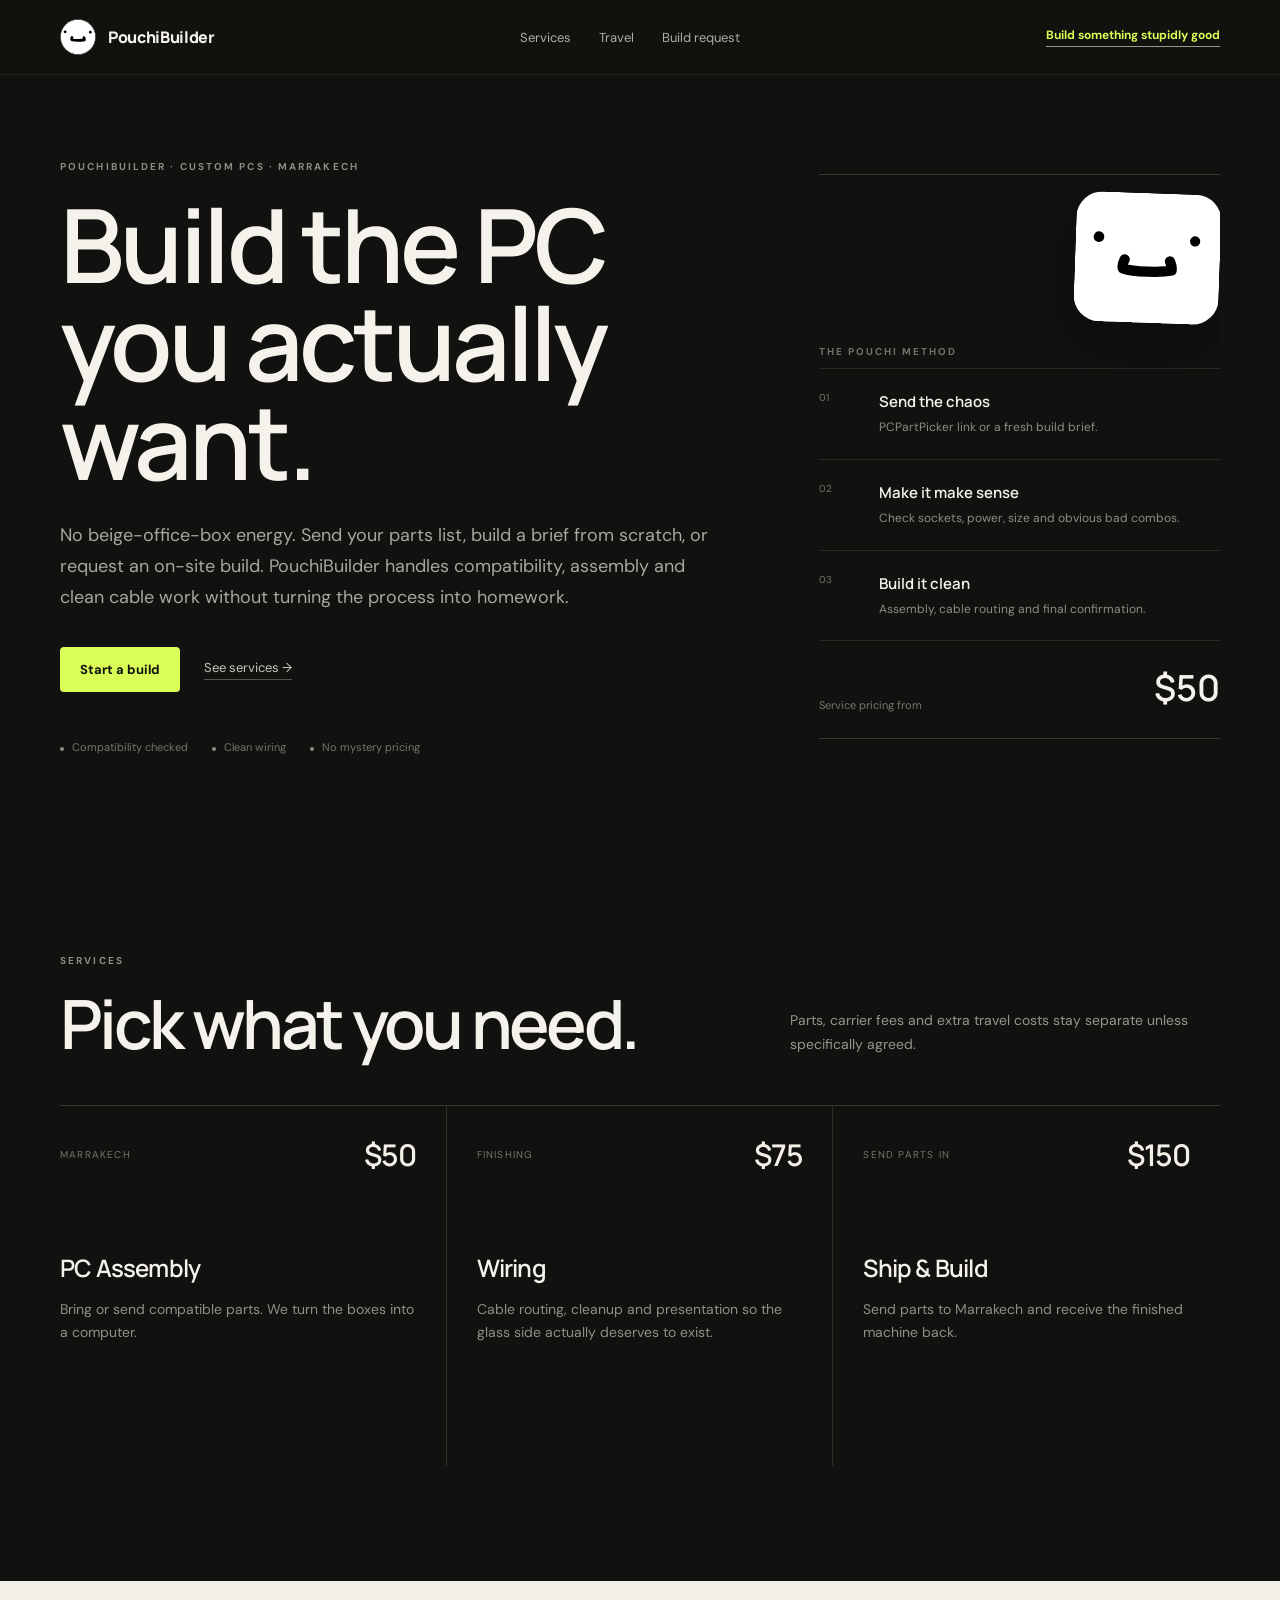
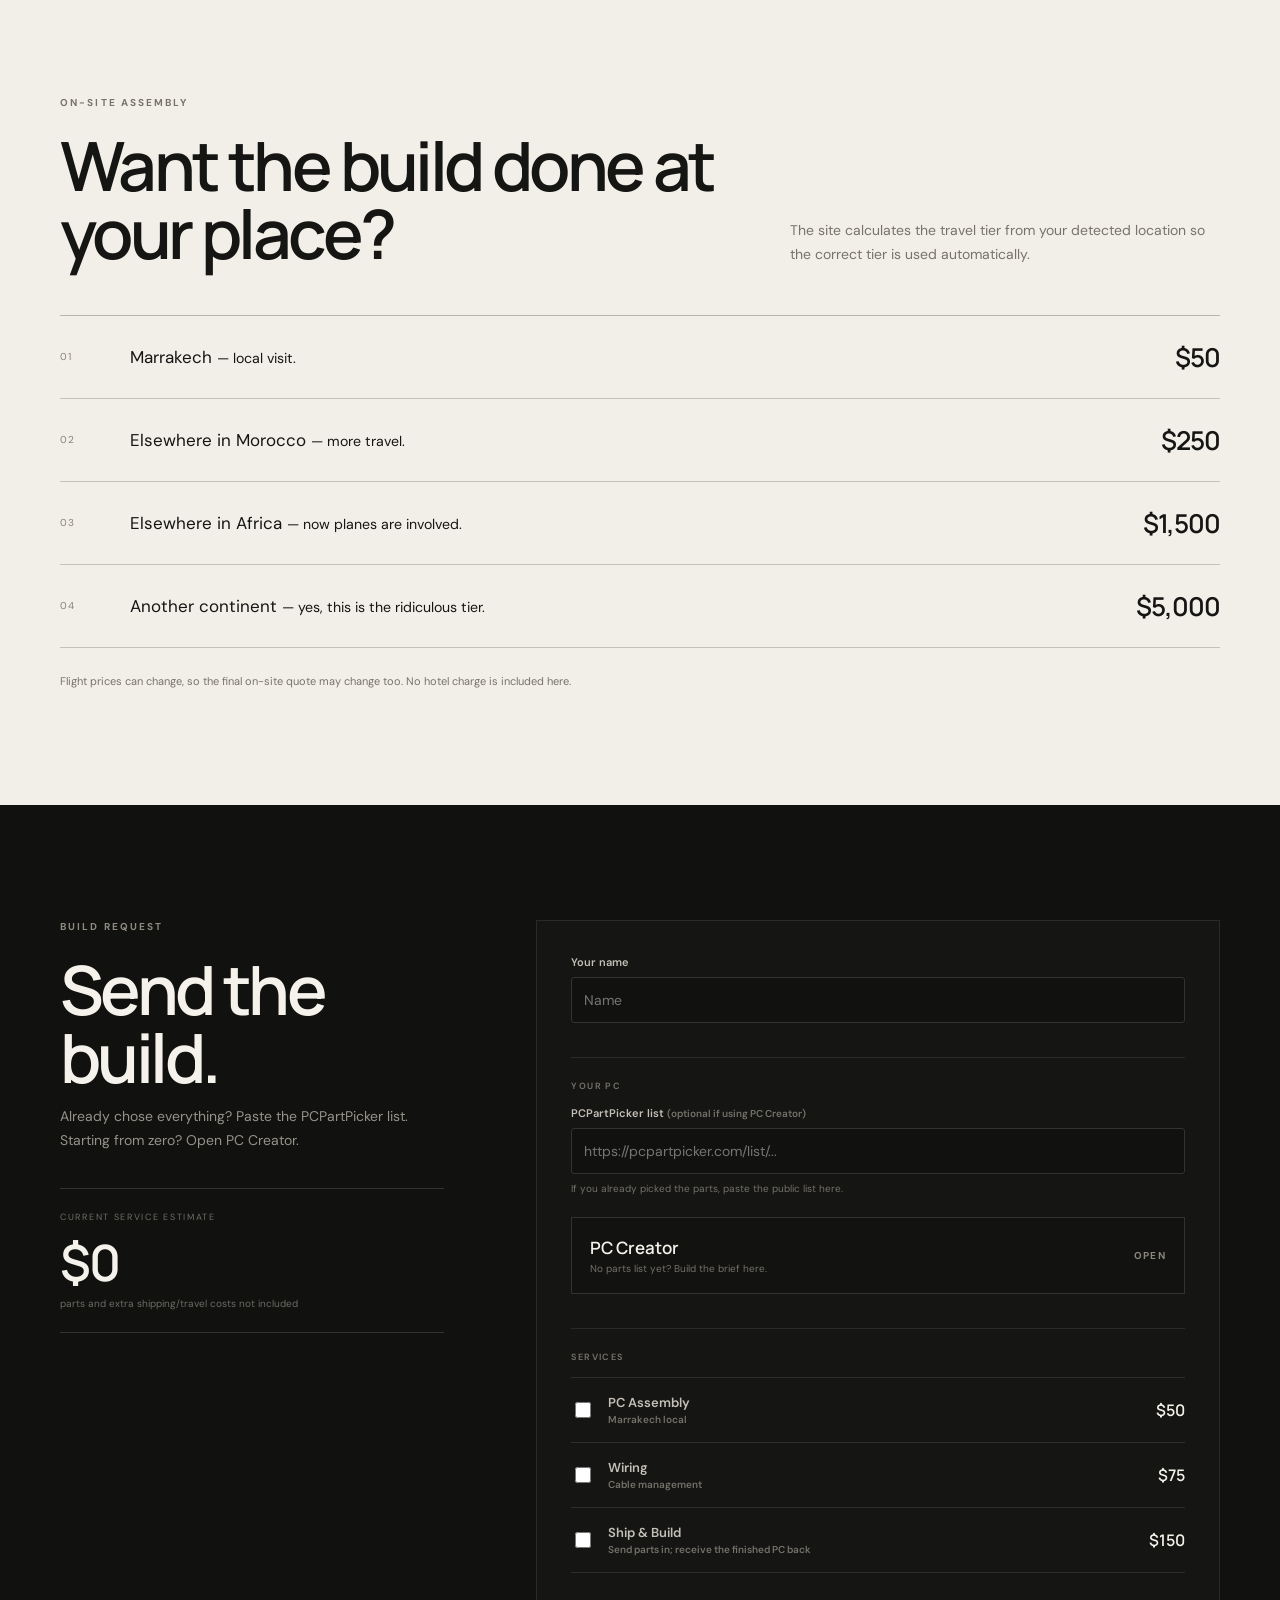
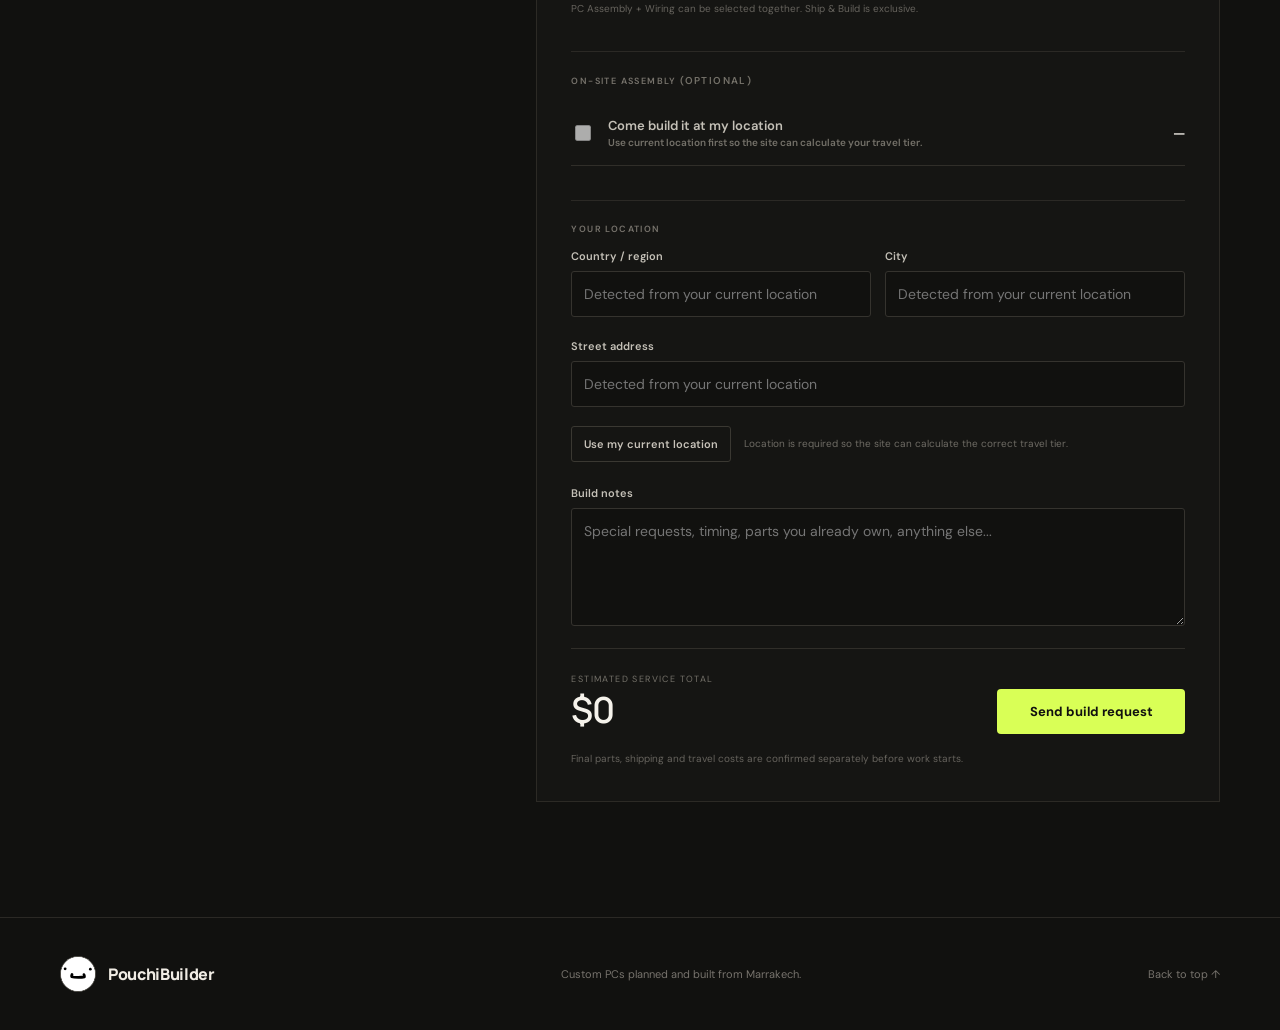
<file: index.html>
<!doctype html>
<html lang="en">
<head>
  <meta charset="utf-8">
  <meta name="viewport" content="width=device-width,initial-scale=1">
  <meta name="description" content="PouchiBuilder custom PC building and on-site assembly from Marrakech.">
  <meta name="theme-color" content="#0d0d0d">
  <title>PouchiBuilder — Custom PC Building</title>
  <link rel="icon" href="pouchi-logo.svg" type="image/svg+xml">
  <link rel="preconnect" href="https://fonts.googleapis.com">
  <link rel="preconnect" href="https://fonts.gstatic.com" crossorigin>
  <link href="https://fonts.googleapis.com/css2?family=DM+Sans:wght@400;500;600;700&family=Manrope:wght@500;600;700;800&display=swap" rel="stylesheet">
  <link rel="stylesheet" href="style.css?v=20260826-pouchi">
  <link rel="stylesheet" href="compatibility.css?v=20260825-15">
  <link rel="stylesheet" href="pouchi.css?v=20260826-1">
</head>
<body>
<header class="site-header"><nav class="wrap nav">
  <a class="brand" href="#top"><img class="brand-logo" src="pouchi-logo.svg" alt="PouchiBuilder face"><span>PouchiBuilder</span></a>
  <div class="nav-links"><a href="#services">Services</a><a href="#delivery">Travel</a><a href="#order">Build request</a></div>
  <a class="nav-cta" href="#order">Build something stupidly good</a>
</nav></header>
<main id="top">
<section class="hero wrap">
  <div class="hero-copy"><p class="eyebrow">POUCHIBUILDER · CUSTOM PCS · MARRAKECH</p><h1>Build the PC you actually want.</h1><p class="lead">No beige-office-box energy. Send your parts list, build a brief from scratch, or request an on-site build. PouchiBuilder handles compatibility, assembly and clean cable work without turning the process into homework.</p><div class="hero-actions"><a class="button primary" href="#order">Start a build</a><a class="text-link" href="#services">See services →</a></div><div class="trust-row"><span>Compatibility checked</span><span>Clean wiring</span><span>No mystery pricing</span></div></div>
  <aside class="hero-panel face-panel"><img src="pouchi-logo.svg" alt="PouchiBuilder logo"><p class="panel-kicker">THE POUCHI METHOD</p><ol class="process-list"><li><span>01</span><div><b>Send the chaos</b><p>PCPartPicker link or a fresh build brief.</p></div></li><li><span>02</span><div><b>Make it make sense</b><p>Check sockets, power, size and obvious bad combos.</p></div></li><li><span>03</span><div><b>Build it clean</b><p>Assembly, cable routing and final confirmation.</p></div></li></ol><div class="panel-foot"><span>Service pricing from</span><strong>$50</strong></div></aside>
</section>
<section id="services" class="section wrap"><div class="section-head"><div><p class="eyebrow">SERVICES</p><h2>Pick what you need.</h2></div><p>Parts, carrier fees and extra travel costs stay separate unless specifically agreed.</p></div><div class="cards"><article class="service-card"><div class="card-top"><span>Marrakech</span><b>$50</b></div><h3>PC Assembly</h3><p>Bring or send compatible parts. We turn the boxes into a computer.</p></article><article class="service-card"><div class="card-top"><span>Finishing</span><b>$75</b></div><h3>Wiring</h3><p>Cable routing, cleanup and presentation so the glass side actually deserves to exist.</p></article><article class="service-card"><div class="card-top"><span>Send parts in</span><b>$150</b></div><h3>Ship & Build</h3><p>Send parts to Marrakech and receive the finished machine back.</p></article></div></section>
<section id="delivery" class="section delivery-section"><div class="wrap"><div class="section-head inverse"><div><p class="eyebrow">ON-SITE ASSEMBLY</p><h2>Want the build done at your place?</h2></div><p>The site calculates the travel tier from your detected location so the correct tier is used automatically.</p></div><div class="delivery-list"><div><span>01</span><p>Marrakech <small>— local visit.</small></p><strong>$50</strong></div><div><span>02</span><p>Elsewhere in Morocco <small>— more travel.</small></p><strong>$250</strong></div><div><span>03</span><p>Elsewhere in Africa <small>— now planes are involved.</small></p><strong>$1,500</strong></div><div><span>04</span><p>Another continent <small>— yes, this is the ridiculous tier.</small></p><strong>$5,000</strong></div></div><p class="fineprint">Flight prices can change, so the final on-site quote may change too. No hotel charge is included here.</p></div></section>
<section id="order" class="section wrap order-section"><div class="order-intro"><p class="eyebrow">BUILD REQUEST</p><h2>Send the build.</h2><p>Already chose everything? Paste the PCPartPicker list. Starting from zero? Open PC Creator.</p><div class="estimate-card"><small>CURRENT SERVICE ESTIMATE</small><strong id="bigTotal">$0</strong><span>parts and extra shipping/travel costs not included</span></div></div>
<form id="buildForm" class="order-form" action="https://formsubmit.co/i.highkey.do.yt.gng@gmail.com" method="POST">
<input type="hidden" name="_subject" value="New PouchiBuilder Request"><input type="hidden" name="_template" value="table"><input type="hidden" name="_captcha" value="false"><input type="hidden" name="_next" value="https://veritylolpoopoo.github.io/MasterBuilder/thanks.html"><input type="hidden" id="estimateField" name="Estimated Service Total" value="$0"><input type="hidden" id="coordinates" name="Detected Coordinates"><input type="hidden" id="travelTier" name="Detected Travel Tier"><input type="hidden" id="travelFee" name="Detected Travel Fee" value="0"><input type="hidden" id="compatibilityResultField" name="Compatibility Check" value="Not checked">
<label><span>Your name</span><input name="Customer Name" autocomplete="name" placeholder="Name" required></label><div class="field-title">Your PC</div><label><span>PCPartPicker list <small>(optional if using PC Creator)</small></span><input id="pcpp" type="url" name="PCPartPicker Link" placeholder="https://pcpartpicker.com/list/..."><small id="pcppHelp">If you already picked the parts, paste the public list here.</small></label>
<details class="pc-creator" id="pcCreator"><summary><span><b>PC Creator</b><small>No parts list yet? Build the brief here.</small></span><strong>Open</strong></summary><div class="creator-body"><p class="creator-copy">Give us the budget and what matters to you.</p><div class="form-grid two"><label><span>PC budget</span><input id="budget" type="number" name="PC Creator — Budget" min="100" step="1" placeholder="Example: 1500"></label><label><span>Build color</span><select name="PC Creator — Color"><option>No preference</option><option>Black</option><option>White</option><option>Black & white</option><option>Pink</option><option>Blue</option><option>Red</option><option>Custom / other</option></select></label></div><div class="form-grid two"><label><span>Main use</span><select id="mainUse" name="PC Creator — Main Use"><option>Gaming</option><option>Gaming + streaming</option><option>School / everyday use</option><option>Video editing</option><option>3D / rendering</option><option>AI / development</option><option>Cybersecurity / virtual machines</option><option>Mixed use</option></select></label><label><span>Gaming target</span><select id="gamingTarget" name="PC Creator — Gaming Target"><option>Not important</option><option>1080p high FPS</option><option>1440p high FPS</option><option>4K gaming</option><option>Maximum performance</option></select></label></div><div class="form-grid two"><label><span>Lighting</span><select name="PC Creator — RGB"><option>No preference</option><option>No RGB</option><option>Subtle RGB</option><option>Lots of RGB</option><option>Maximum RGB</option></select></label><label><span>Case size</span><select id="caseSize" name="PC Creator — Size"><option>No preference</option><option>Small / compact</option><option>Mid tower</option><option>Large showcase build</option></select></label></div><div class="form-grid two"><label><span>Noise</span><select name="PC Creator — Noise"><option>No preference</option><option>As quiet as possible</option><option>Balanced</option><option>Performance first</option></select></label><label><span>Brand preference</span><select name="PC Creator — Brand Preference"><option>No preference</option><option>AMD CPU preferred</option><option>Intel CPU preferred</option><option>NVIDIA GPU preferred</option><option>AMD GPU preferred</option></select></label></div><label><span>Specific parts you're thinking about</span><textarea id="specificParts" name="PC Creator — Specific Parts" rows="4" placeholder="RTX 5090, Ryzen 9, tiny case, 1200W PSU..."></textarea><small>The checker looks for obvious conflicts.</small></label><label><span>Anything else?</span><textarea name="PC Creator — Extra Preferences" rows="4" placeholder="Storage, Wi-Fi, looks, upgradeability, weird requests..."></textarea></label><div class="compatibility-box" id="compatibilityBox" data-state="idle"><div class="compatibility-head"><span class="compatibility-dot" id="compatibilityDot"></span><div><b>Compatibility check</b><small id="compatibilityStatus">Not checked yet.</small></div></div><button type="button" class="location-btn" id="compatibilityBtn">Check compatibility</button><ul id="compatibilityList"></ul></div></div></details>
<div class="field-title">Services</div><div class="option-grid"><label class="option"><input id="assemblyService" class="priced" type="checkbox" name="PC Assembly" value="Yes — $50" data-price="50"><span><b>PC Assembly</b><small>Marrakech local</small></span><strong>$50</strong></label><label class="option"><input id="wiringService" class="priced" type="checkbox" name="Wiring" value="Yes — $75" data-price="75"><span><b>Wiring</b><small>Cable management</small></span><strong>$75</strong></label><label class="option"><input id="shipBuildService" class="priced" type="checkbox" name="Ship and Build" value="Yes — $150" data-price="150"><span><b>Ship & Build</b><small>Send parts in; receive the finished PC back</small></span><strong>$150</strong></label></div><p class="form-note">PC Assembly + Wiring can be selected together. Ship & Build is exclusive.</p>
<div class="field-title">On-site assembly <small>(optional)</small></div><label class="option"><input id="onsiteRequest" type="checkbox" name="On-site Assembly Requested" value="Yes" disabled><span><b>Come build it at my location</b><small id="onsiteStatus">Use current location first so the site can calculate your travel tier.</small></span><strong id="onsitePrice">—</strong></label>
<div class="field-title">Your location</div><div class="form-grid two"><label><span>Country / region</span><input id="country" name="Country or Region" placeholder="Detected from your current location" readonly></label><label><span>City</span><input id="city" name="City" placeholder="Detected from your current location" readonly></label></div><label><span>Street address</span><input id="address" name="Street Address" placeholder="Detected from your current location" readonly></label><div class="location-row"><button class="location-btn" id="locateBtn" type="button">Use my current location</button><span id="locationStatus">Location is required so the site can calculate the correct travel tier.</span></div><label><span>Build notes</span><textarea name="Customer Notes" rows="5" placeholder="Special requests, timing, parts you already own, anything else..."></textarea></label><div class="form-total"><div><small>ESTIMATED SERVICE TOTAL</small><strong id="total">$0</strong></div><button class="button primary submit" type="submit">Send build request</button></div><p class="form-note">Final parts, shipping and travel costs are confirmed separately before work starts.</p>
</form></section></main>
<footer><div class="wrap footer-inner"><div class="brand"><img class="brand-logo" src="pouchi-logo.svg" alt=""><span>PouchiBuilder</span></div><p>Custom PCs planned and built from Marrakech.</p><a href="#top">Back to top ↑</a></div></footer>
<script src="script.js?v=20260825-11"></script>
</body></html>
</file>
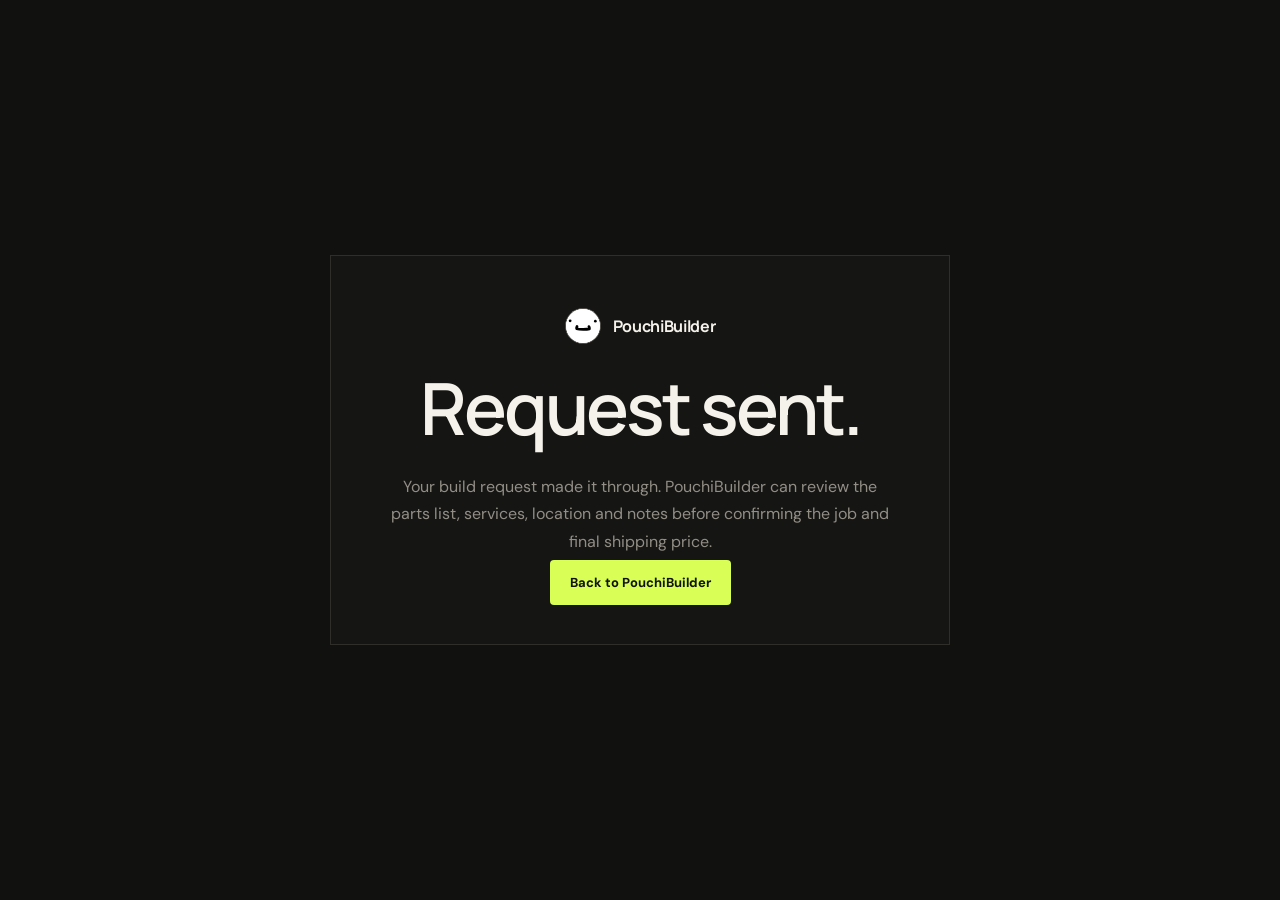
<file: thanks.html>
<!doctype html><html lang="en"><head><meta charset="utf-8"><meta name="viewport" content="width=device-width,initial-scale=1"><meta name="theme-color" content="#0d0d0d"><title>Request sent | PouchiBuilder</title><link rel="icon" href="pouchi-logo.svg" type="image/svg+xml"><link rel="preconnect" href="https://fonts.googleapis.com"><link rel="preconnect" href="https://fonts.gstatic.com" crossorigin><link href="https://fonts.googleapis.com/css2?family=DM+Sans:wght@400;600;700&family=Manrope:wght@600;700;800&display=swap" rel="stylesheet"><link rel="stylesheet" href="style.css?v=20260826-pouchi"><link rel="stylesheet" href="pouchi.css?v=20260826-1"></head><body><main class="thanks"><div class="thanks-card"><div class="brand" style="justify-content:center"><img class="brand-logo" src="pouchi-logo.svg" alt="PouchiBuilder face"><span>PouchiBuilder</span></div><h1>Request sent.</h1><p>Your build request made it through. PouchiBuilder can review the parts list, services, location and notes before confirming the job and final shipping price.</p><a class="button primary" href="./">Back to PouchiBuilder</a></div></main></body></html>
</file>
<file: style.css>
:root{--bg:#11110f;--panel:#171715;--paper:#f2efe8;--ink:#151513;--line:#2b2a26;--muted:#9a978f;--accent:#d9ff56;--warm:#cfc7bb}*{box-sizing:border-box}html{scroll-behavior:smooth}body{margin:0;background:var(--bg);color:#f5f2eb;font-family:'DM Sans',system-ui,sans-serif;-webkit-font-smoothing:antialiased}a{color:inherit;text-decoration:none}.wrap{width:min(1160px,calc(100% - 44px));margin:auto}.site-header{position:sticky;top:0;z-index:20;background:rgba(17,17,15,.94);backdrop-filter:blur(16px);border-bottom:1px solid #24231f}.nav{height:74px;display:flex;align-items:center;justify-content:space-between}.brand{display:flex;align-items:center;gap:12px;font:700 16px 'Manrope',sans-serif;letter-spacing:-.35px}.mark{display:grid;place-items:center;width:32px;height:32px;border:1px solid #4b4943;border-radius:50%;font-size:10px;letter-spacing:.5px}.nav-links{display:flex;gap:28px;font-size:13px;color:#b1ada4}.nav-links a:hover{color:white}.nav-cta{font-size:12px;font-weight:700;border-bottom:1px solid #9b978e;padding-bottom:3px}.hero{min-height:720px;display:grid;grid-template-columns:1.25fr .75fr;gap:90px;align-items:center;padding:85px 0}.eyebrow{font-size:10px;font-weight:700;letter-spacing:2.1px;color:#8f8b82;margin:0 0 22px}.hero h1,.section h2,.order-intro h2{font-family:'Manrope',sans-serif;letter-spacing:-3.6px}.hero h1{font-size:clamp(58px,8vw,104px);line-height:.96;margin:0;max-width:820px;font-weight:600}.lead{max-width:650px;margin:30px 0 0;color:#aaa69d;font-size:18px;line-height:1.72}.hero-actions{display:flex;align-items:center;gap:24px;margin-top:34px}.button{border:0;border-radius:4px;padding:14px 20px;font:700 13px 'DM Sans',sans-serif;cursor:pointer}.primary{background:var(--accent);color:#11110f}.text-link{font-size:13px;color:#c9c5bc;border-bottom:1px solid #57544e;padding-bottom:3px}.trust-row{display:flex;gap:24px;margin-top:48px;font-size:11px;color:#77746d}.trust-row span{padding-left:12px;position:relative}.trust-row span:before{content:'';position:absolute;left:0;top:50%;width:4px;height:4px;background:#8f8b82;border-radius:50%}.hero-panel{border-top:1px solid #3a3833;border-bottom:1px solid #3a3833;padding:26px 0}.panel-kicker{font-size:10px;font-weight:700;letter-spacing:2px;color:#75716a;margin:0 0 10px}.process-list{list-style:none;padding:0;margin:0}.process-list li{display:grid;grid-template-columns:44px 1fr;gap:16px;padding:22px 0;border-top:1px solid #292823}.process-list li>span{font-size:10px;color:#77736b}.process-list b{font:600 15px 'Manrope',sans-serif}.process-list p{margin:6px 0 0;color:#8f8b83;font-size:12px;line-height:1.55}.panel-foot{display:flex;justify-content:space-between;align-items:end;border-top:1px solid #292823;padding-top:22px}.panel-foot span{font-size:11px;color:#79766f}.panel-foot strong{font:600 36px 'Manrope',sans-serif}.section{padding:115px 0}.section-head{display:flex;justify-content:space-between;gap:70px;align-items:end;margin-bottom:48px}.section-head h2,.order-intro h2{font-size:clamp(40px,5.8vw,68px);line-height:1;margin:0;font-weight:600}.section-head>p{max-width:430px;color:#98948c;line-height:1.7;font-size:14px;margin:0}.cards{display:grid;grid-template-columns:repeat(3,1fr);border-top:1px solid #37352f}.service-card{padding:28px 30px 34px 0;border-right:1px solid #2f2e29;min-height:360px}.service-card+ .service-card{padding-left:30px}.service-card:last-child{border-right:0}.card-top{display:flex;justify-content:space-between;align-items:center;color:#77736c;font-size:10px;text-transform:uppercase;letter-spacing:1.2px}.card-top b{font:600 30px 'Manrope',sans-serif;color:#f4f0e8;letter-spacing:-1.2px}.service-card h3{font:600 24px 'Manrope',sans-serif;margin:76px 0 12px;letter-spacing:-.8px}.service-card p,.service-card li{color:#928e86;line-height:1.65}.service-card p{font-size:14px}.service-card ul{padding-left:17px;margin:24px 0 0;font-size:12px}.delivery-section{background:var(--paper);color:var(--ink)}.delivery-section .eyebrow,.inverse>p{color:#77736c}.delivery-list{border-top:1px solid #b9b4aa}.delivery-list div{display:grid;grid-template-columns:70px 1fr auto;align-items:center;padding:23px 0;border-bottom:1px solid #c6c1b6}.delivery-list span{font-size:10px;color:#888278;letter-spacing:1px}.delivery-list p{margin:0;font-size:17px}.delivery-list strong{font:600 26px 'Manrope',sans-serif;letter-spacing:-1px}.fineprint{max-width:820px;margin:24px 0 0;color:#77736c;font-size:11px;line-height:1.65}.order-section{display:grid;grid-template-columns:.72fr 1.28fr;gap:92px;align-items:start}.order-intro{position:sticky;top:115px}.order-intro>p:not(.eyebrow){color:#96928a;line-height:1.7;font-size:14px}.estimate-card{margin-top:36px;border-top:1px solid #35332e;border-bottom:1px solid #35332e;padding:22px 0;display:flex;flex-direction:column}.estimate-card small{font-size:9px;letter-spacing:1.7px;color:#706d66}.estimate-card strong{font:600 50px 'Manrope',sans-serif;margin:5px 0 1px;letter-spacing:-2px}.estimate-card span{font-size:10px;color:#6e6b65}.order-form{background:#151513;border:1px solid #2c2a25;padding:34px}.order-form>label,.form-grid label{display:flex;flex-direction:column;gap:8px;margin-bottom:22px}.order-form label>span,.field-title{font-size:11px;font-weight:600;color:#c4c0b7}.field-title{margin:34px 0 14px;padding-top:22px;border-top:1px solid #2b2925;text-transform:uppercase;letter-spacing:1.4px;font-size:9px;color:#77736c}.order-form input,.order-form select,.order-form textarea{width:100%;border:1px solid #35332e;background:#11110f;color:#f3efe7;border-radius:3px;padding:13px 12px;font:14px 'DM Sans',sans-serif;outline:none}.order-form input:focus,.order-form select:focus,.order-form textarea:focus{border-color:#77736c}.order-form small{color:#747169;font-size:10px}.form-grid.two{display:grid;grid-template-columns:1fr 1fr;gap:14px}.option-grid{display:grid;border-top:1px solid #302e29;margin:0 0 28px}.option{display:grid!important;grid-template-columns:auto 1fr auto;align-items:center;gap:14px!important;padding:16px 0;border-bottom:1px solid #302e29;margin:0!important;cursor:pointer}.option input{width:16px;height:16px;accent-color:#d9ff56}.option>span{display:flex;flex-direction:column;gap:2px}.option>span b{font-size:13px;font-weight:600}.option strong{font:600 16px 'Manrope',sans-serif}.option:has(input:checked) b,.option:has(input:checked) strong{color:var(--accent)}.pc-creator{border:1px solid #34322d;background:#121210;margin:8px 0 28px}.pc-creator summary{list-style:none;display:flex;justify-content:space-between;align-items:center;gap:20px;padding:18px;cursor:pointer}.pc-creator summary::-webkit-details-marker{display:none}.pc-creator summary>span{display:flex;flex-direction:column;gap:3px}.pc-creator summary b{font:600 17px 'Manrope',sans-serif}.pc-creator summary small{font-size:10px}.pc-creator summary>strong{font-size:10px;text-transform:uppercase;letter-spacing:1.3px;color:#8b877f}.pc-creator[open] summary{border-bottom:1px solid #302e29}.pc-creator[open] summary>strong{font-size:0}.pc-creator[open] summary>strong:after{content:'Close';font-size:10px}.creator-body{padding:22px 18px 2px}.creator-copy{margin:0 0 20px;color:#918d85;font-size:12px;line-height:1.6}.location-row{display:flex;align-items:center;gap:13px;margin:-3px 0 24px}.location-btn{background:transparent;color:#c7c2b9;border:1px solid #3a3832;border-radius:3px;padding:10px 12px;font:600 11px 'DM Sans';cursor:pointer}.location-btn:hover{border-color:#767169}.location-row span{font-size:10px;color:#6f6c65}.form-total{display:flex;justify-content:space-between;align-items:end;border-top:1px solid #302e29;margin-top:12px;padding-top:24px;gap:20px}.form-total div{display:flex;flex-direction:column}.form-total small{font-size:9px;letter-spacing:1.4px}.form-total strong{font:600 36px 'Manrope',sans-serif;letter-spacing:-1.4px}.submit{min-width:188px}.form-note{font-size:10px;color:#66635d;line-height:1.6;margin:17px 0 0}footer{border-top:1px solid #2b2925;padding:38px 0;color:#77736d}.footer-inner{display:flex;align-items:center;justify-content:space-between;font-size:11px}.footer-inner .brand{color:#f0ece4}.footer-inner .mark{width:27px;height:27px}.thanks{min-height:100vh;display:grid;place-items:center;text-align:center}.thanks-card{max-width:620px;border:1px solid #302e29;padding:52px;background:#151513}.thanks-card h1{font:600 clamp(42px,7vw,72px) 'Manrope';letter-spacing:-3px;margin:14px 0}.thanks-card p{color:#928e86;line-height:1.7}@media(max-width:900px){.hero{grid-template-columns:1fr;min-height:auto;gap:60px;padding-top:110px}.hero-panel{max-width:580px}.cards{grid-template-columns:1fr;border-top:0}.service-card,.service-card+ .service-card{padding:28px 0;border-right:0;border-top:1px solid #37352f;min-height:auto}.service-card h3{margin-top:45px}.order-section{grid-template-columns:1fr;gap:50px}.order-intro{position:static}.section-head{align-items:start;flex-direction:column}.nav-links{display:none}}@media(max-width:600px){.wrap{width:min(100% - 28px,1160px)}.nav-cta{display:none}.hero{padding-top:82px}.hero h1{font-size:54px;letter-spacing:-2.5px}.hero-actions{align-items:flex-start;flex-direction:column}.trust-row{flex-wrap:wrap;gap:10px 18px}.section{padding:82px 0}.section-head h2,.order-intro h2{letter-spacing:-2.4px}.delivery-list div{grid-template-columns:40px 1fr auto}.delivery-list p{font-size:14px}.form-grid.two{grid-template-columns:1fr}.order-form{padding:20px}.location-row,.form-total,.footer-inner{align-items:stretch;flex-direction:column}.submit{width:100%}.footer-inner{gap:18px}.thanks-card{padding:30px 20px}}
</file>
<file: compatibility.css>
.compatibility-box{margin:24px 0 8px;padding:18px;border:1px solid #34322d;background:#0f0f0e;display:grid;gap:14px}.compatibility-head{display:flex;align-items:center;gap:11px}.compatibility-head>div{display:flex;flex-direction:column;gap:3px}.compatibility-head b{font:600 14px 'Manrope',sans-serif}.compatibility-head small{font-size:10px;color:#807c74}.compatibility-dot{width:9px;height:9px;border-radius:50%;background:#6c6962;box-shadow:0 0 0 4px rgba(108,105,98,.12)}.compatibility-box[data-state="compatible"]{border-color:#43523c}.compatibility-box[data-state="compatible"] .compatibility-dot{background:#8fcf72;box-shadow:0 0 0 4px rgba(143,207,114,.12)}.compatibility-box[data-state="warning"]{border-color:#665b35}.compatibility-box[data-state="warning"] .compatibility-dot{background:#e5c45a;box-shadow:0 0 0 4px rgba(229,196,90,.12)}.compatibility-box[data-state="incompatible"]{border-color:#713f3f}.compatibility-box[data-state="incompatible"] .compatibility-dot{background:#ef6e6e;box-shadow:0 0 0 4px rgba(239,110,110,.12)}#compatibilityList{margin:0;padding-left:18px;color:#a8a39a;font-size:11px;line-height:1.65}#compatibilityList:empty{display:none}#compatibilityList li+li{margin-top:6px}.compat-compatible{color:#9dcb8a}.compat-warning{color:#d8c071}.compat-incompatible{color:#e98282}.compatibility-box .location-btn{justify-self:start}

/* Real cardboard texture supplied by the site owner. Dark areas use a black-toned version; light areas use a white-toned version. */
:root{--cardboard-dark:url("[data-uri]
</file>
<file: pouchi.css>
.brand-logo{width:36px;height:36px;object-fit:cover;border-radius:50%;background:#fff;border:1px solid #4b4943}.face-panel{position:relative;overflow:hidden;padding-top:170px}.face-panel>img{position:absolute;top:18px;right:0;width:145px;height:130px;object-fit:cover;border-radius:26px;box-shadow:0 20px 70px rgba(0,0,0,.26);transform:rotate(2deg)}.hero-copy h1{max-width:760px}.site-header .brand span,.footer-inner .brand span{font-weight:800}.nav-cta{color:#d9ff56}.service-card{transition:transform .2s ease,border-color .2s ease}.service-card:hover{transform:translateY(-4px);border-color:#555149}.primary{transition:transform .18s ease,box-shadow .18s ease}.primary:hover{transform:translateY(-2px);box-shadow:0 10px 30px rgba(217,255,86,.16)}@media(max-width:900px){.face-panel{padding-top:160px}.face-panel>img{left:0;right:auto}}
</file>
